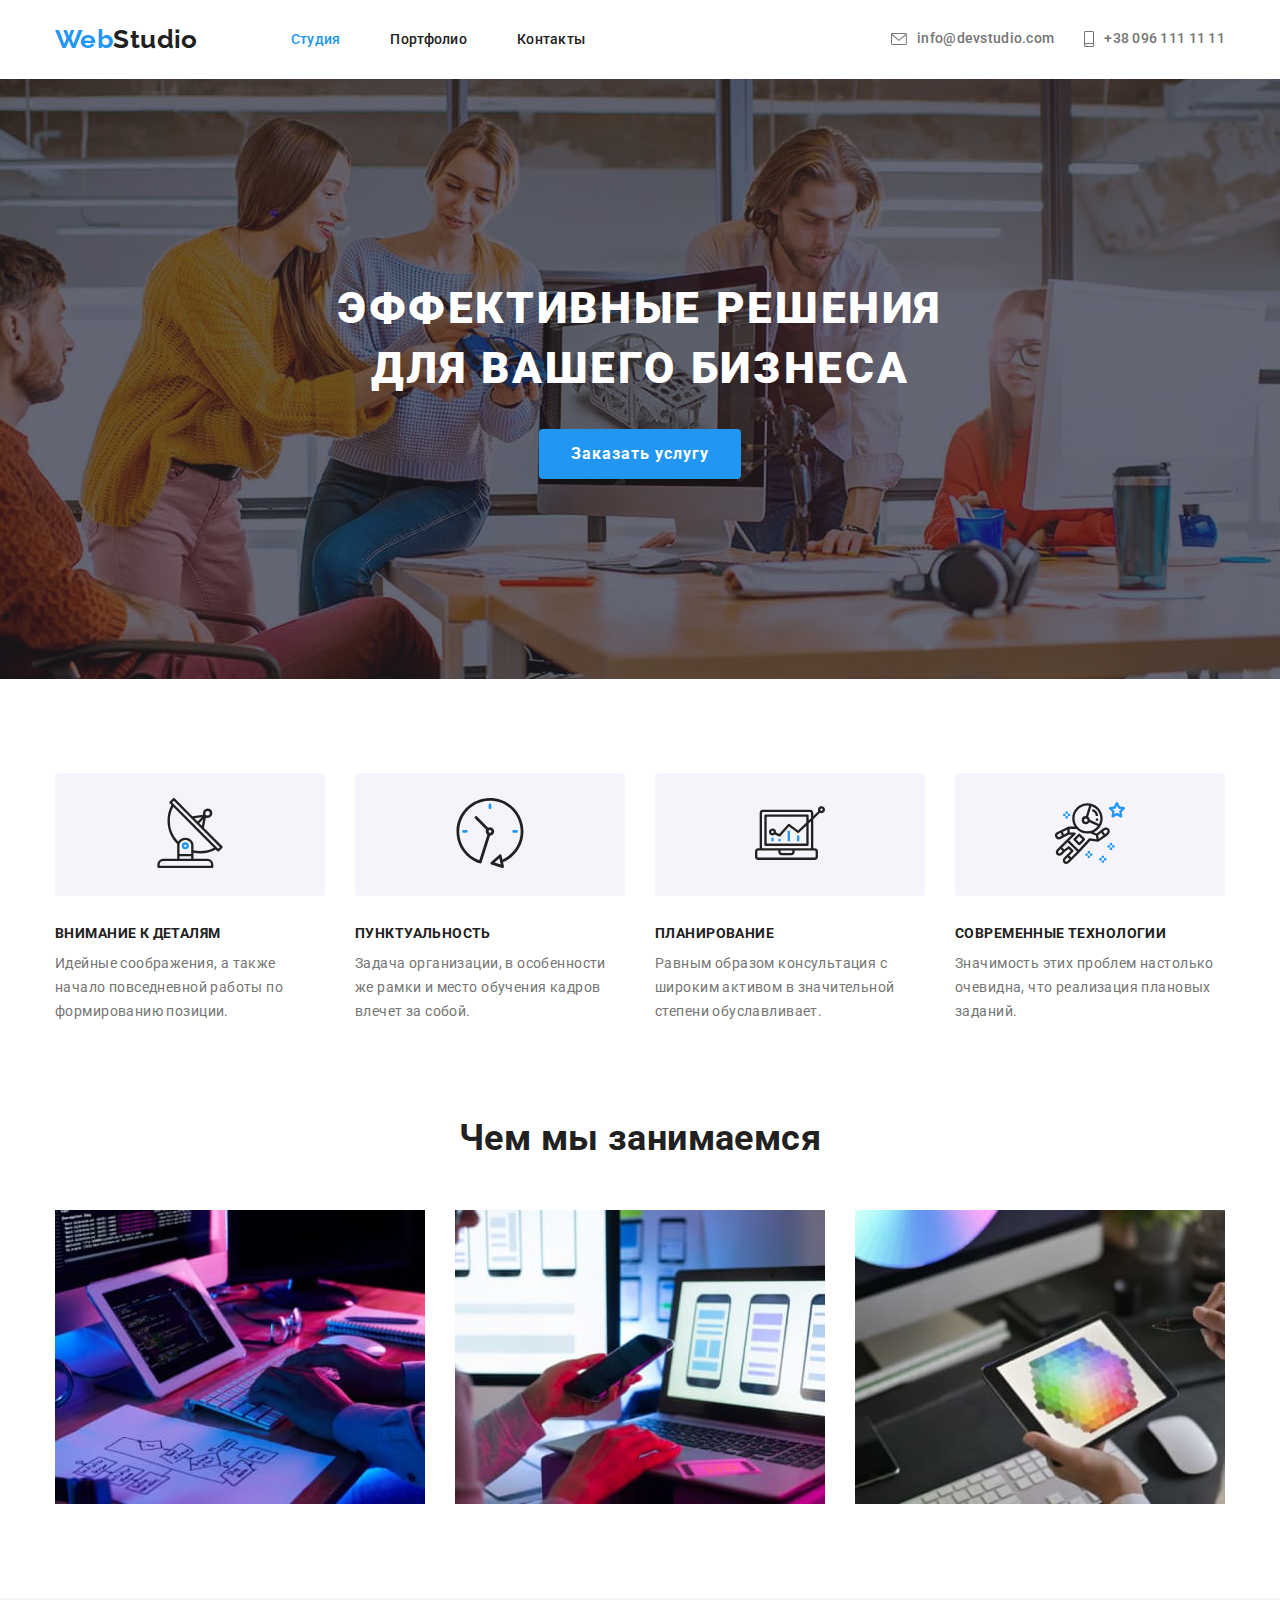
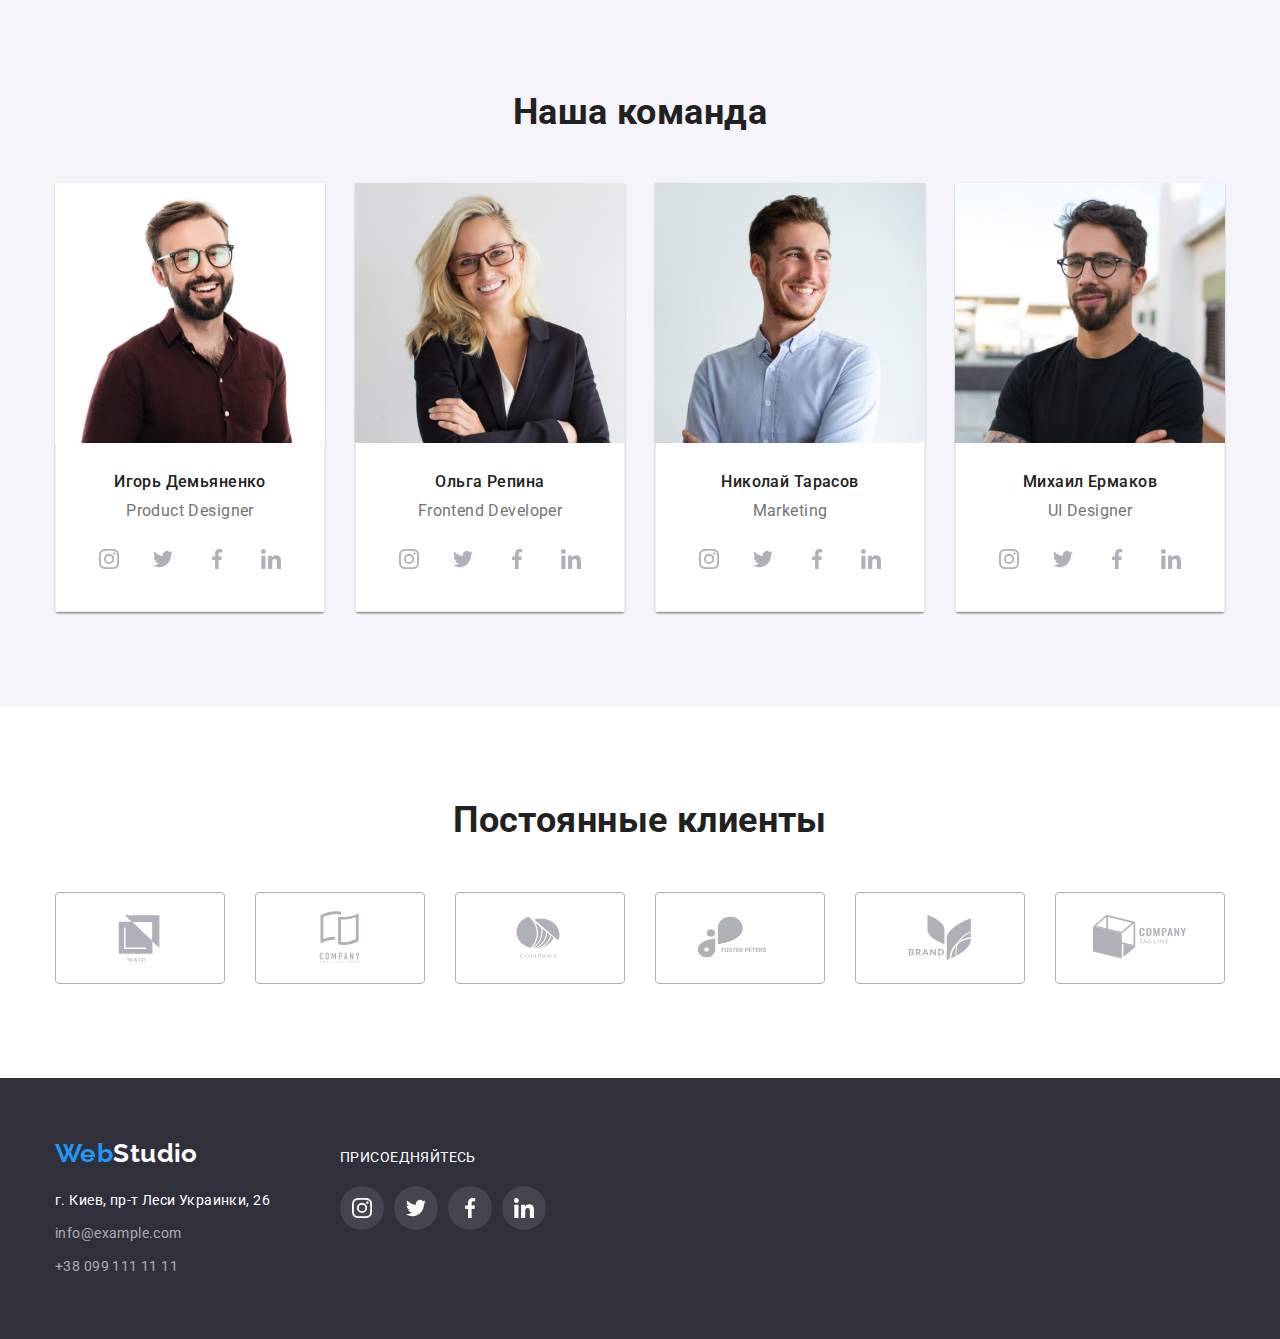
<file: index.html>
<!DOCTYPE html>
<html lang="ru">
  <head>
    <meta charset="UTF-8" />
    <meta http-equiv="X-UA-Compatible" content="IE=edge" />
    <meta name="viewport" content="width=device-width, initial-scale=1.0" />
    <title>Studio</title>
    <link
      href="https://fonts.googleapis.com/css2?family=Raleway:wght@700&family=Roboto:wght@400;500;700;900&display=swap"
      rel="stylesheet"
    />
    <link rel="preconnect" href="https://fonts.googleapis.com" />
    <link rel="preconnect" href="https://fonts.gstatic.com" crossorigin />
    <!-- Сначала нормализатор -->
    <link
      rel="stylesheet"
      href="https://cdnjs.cloudflare.com/ajax/libs/modern-normalize/1.1.0/modern-normalize.min.css"
    />
    <!-- Потом пользовательсткие стили -->
    <link rel="stylesheet" href="./css/styles.css" />
  </head>

  <body>
    <!-- Header -->

    <header class="header">
      <div class="intro container">
        <nav class="nav">
          <a class="studio-logo link" href="./index.html"
            ><span class="web-effect">Web</span>Studio</a
          >
          <ul class="list-nav">
            <li class="item-nav">
              <a class="studio-nav link current" href="./index.html">Студия</a>
            </li>

            <li class="item-nav">
              <a class="studio-nav link" href="./portfolio.html">Портфолио</a>
            </li>
            <li class="item-nav"><a class="studio-nav link" href="">Контакты</a></li>
          </ul>
        </nav>

        <ul class="list contacts">
          <li class="item contacts">
            <a href="mailto:info@devstudio.com" class="link contacts pseudo">
              <svg class="link-icon envlp" width="16px" height="12px">
                <use href="./images/svg/webstudio-icons-optimized.svg#icon-envelope"></use></svg
              >info@devstudio.com
            </a>
          </li>

          <li class="item contacts">
            <a href="tel:+380961111111" class="link contacts pseudo">
              <svg class="link-icon smrtphone" width="10px" height="16px">
                <use href="./images/svg/webstudio-icons-optimized.svg#icon-smartphone"></use></svg
              >+38 096 111 11 11
            </a>
          </li>
        </ul>
      </div>
    </header>

    <main>
      <!-- Principal Section - Hero -->

      <section class="principal-section overlay">
        <div class="container">
          <!--Рекламный баннер и афиша (блок-герой)-->
          <h1 class="principal-section-title">
            Эффективные решения <br />
            для вашего бизнеса <br />
          </h1>
          <button class="order-button" type="button">Заказать услугу</button>
        </div>
      </section>

      <!-- Features - Преимущества -->

      <section class="section features">
        <div class="container upper">
          <h2 class="section-title visually-hidden">Наши преимущества</h2>
          <ul class="features list">
            <li class="item antenna">
              <div class="container-features">
                <svg class="icon-feat">
                  <use href="./images/svg/webstudio-icons-optimized.svg#icon-antenna"></use>
                </svg>
              </div>
              <h3 class="title">Внимание к деталям</h3>
              <p class="features-p-style">
                Идейные соображения, а также начало повседневной работы по формированию позиции.
              </p>
            </li>
            <li class="item clock">
              <div class="container-features">
                <svg class="icon-feat">
                  <use href="./images/svg/webstudio-icons-optimized.svg#icon-clock"></use>
                </svg>
              </div>
              <h3 class="title">Пунктуальность</h3>
              <p class="features-p-style">
                Задача организации, в особенности же рамки и место обучения кадров влечет за собой.
              </p>
            </li>
            <li class="item diagram">
              <div class="container-features">
                <svg class="icon-feat">
                  <use href="./images/svg/webstudio-icons-optimized.svg#icon-diagram"></use>
                </svg>
              </div>
              <h3 class="title">Планирование</h3>
              <p class="features-p-style">
                Равным образом консультация с широким активом в значительной степени обуславливает.
              </p>
            </li>
            <li class="item astronaut">
              <div class="container-features">
                <svg class="icon-feat">
                  <use href="./images/svg/webstudio-icons-optimized.svg#icon-astronaut"></use>
                </svg>
              </div>
              <h3 class="title">Современные технологии</h3>
              <p class="features-p-style">
                Значимость этих проблем настолько очевидна, что реализация плановых заданий.
              </p>
            </li>
          </ul>
        </div>
      </section>

      <!-- Prifile -->

      <section class="profile">
        <div class="tools container lower">
          <h2 class="section-title">Чем мы занимаемся</h2>

          <ul class="list">
            <li class="item">
              <img src="images/examples/img1.jpg" alt="Picture 1" width="370" />
            </li>

            <li class="item">
              <img src="images/examples/img2.jpg" alt="Picture 2" width="370" />
            </li>

            <li class="item">
              <img src="images/examples/img3.jpg" alt="Picture 3" width="370" />
            </li>
          </ul>
        </div>
      </section>

      <!-- Our Team -->

      <section class="section team">
        <div class="container">
          <h2 class="section-title">Наша команда</h2>

          <ul class="team list">
            <li class="item">
              <img src="images/staff/staff1.jpg" alt="Product Designer" width="270" />
              <div class="card-label">
                <h3 class="title">Игорь Демьяненко</h3>
                <p class="team-unit">Product Designer</p>
                <ul class="list social-netwrk">
                  <li class="item social-netwrk">
                    <a
                      href="https://www.instagram.com"
                      class="link social-netwrk"
                      aria-label="Instagram"
                    >
                      <span class="visually-hidden">Instagram</span>
                      <svg class="link-icon inst">
                        <use href="./images/svg/webstudio-icons-optimized.svg#icon-instagram"></use>
                      </svg>
                    </a>
                  </li>

                  <li class="item social-netwrk">
                    <a href="https://twitter.com" class="link social-netwrk" aria-label="Instagram">
                      <span class="visually-hidden">Twitter</span>
                      <svg class="link-icon twtr">
                        <use href="./images/svg/webstudio-icons-optimized.svg#icon-twitter"></use>
                      </svg>
                    </a>
                  </li>

                  <li class="item social-netwrk">
                    <a
                      href="https://www.facebook.com"
                      class="link social-netwrk"
                      aria-label="Instagram"
                    >
                      <span class="visually-hidden">Facebook</span>
                      <svg class="link-icon fb">
                        <use href="./images/svg/webstudio-icons-optimized.svg#icon-facebook"></use>
                      </svg>
                    </a>
                  </li>

                  <li class="item social-netwrk">
                    <a
                      href="https://www.linkedin.com"
                      class="link social-netwrk"
                      aria-label="Instagram"
                    >
                      <span class="visually-hidden">LinkedIn</span>
                      <svg class="link-icon lnkdin">
                        <use href="./images/svg/webstudio-icons-optimized.svg#icon-linkedin"></use>
                      </svg>
                    </a>
                  </li>
                </ul>
              </div>
            </li>

            <li class="item">
              <img src="images/staff/staff2.jpg" alt="Frontend Developer" width="270" />
              <div class="card-label">
                <h3 class="title">Ольга Репина</h3>
                <p class="team-unit">Frontend Developer</p>
                <ul class="list social-netwrk">
                  <li class="item social-netwrk">
                    <a
                      href="https://www.instagram.com"
                      class="link social-netwrk"
                      aria-label="Instagram"
                    >
                      <span class="visually-hidden">Instagram</span>
                      <svg class="link-icon inst">
                        <use href="./images/svg/webstudio-icons-optimized.svg#icon-instagram"></use>
                      </svg>
                    </a>
                  </li>

                  <li class="item social-netwrk">
                    <a href="https://twitter.com" class="link social-netwrk" aria-label="Instagram">
                      <span class="visually-hidden">Twitter</span>
                      <svg class="link-icon twtr">
                        <use href="./images/svg/webstudio-icons-optimized.svg#icon-twitter"></use>
                      </svg>
                    </a>
                  </li>

                  <li class="item social-netwrk">
                    <a
                      href="https://www.facebook.com"
                      class="link social-netwrk"
                      aria-label="Instagram"
                    >
                      <span class="visually-hidden">Faceook</span>
                      <svg class="link-icon fb">
                        <use href="./images/svg/webstudio-icons-optimized.svg#icon-facebook"></use>
                      </svg>
                    </a>
                  </li>

                  <li class="item social-netwrk">
                    <a
                      href="https://www.linkedin.com"
                      class="link social-netwrk"
                      aria-label="Instagram"
                    >
                      <span class="visually-hidden">LinkedIn</span>
                      <svg class="link-icon lnkdin">
                        <use href="./images/svg/webstudio-icons-optimized.svg#icon-linkedin"></use>
                      </svg>
                    </a>
                  </li>
                </ul>
              </div>
            </li>

            <li class="item">
              <img src="images/staff/staff3.jpg" alt="Marketing" width="270" />
              <div class="card-label">
                <h3 class="title">Николай Тарасов</h3>
                <p class="team-unit">Marketing</p>
                <ul class="list social-netwrk">
                  <li class="item social-netwrk">
                    <a
                      href="https://www.instagram.com"
                      class="link social-netwrk"
                      aria-label="Instagram"
                    >
                      <span class="visually-hidden">Instagram</span>
                      <svg class="link-icon inst">
                        <use href="./images/svg/webstudio-icons-optimized.svg#icon-instagram"></use>
                      </svg>
                    </a>
                  </li>

                  <li class="item social-netwrk">
                    <a href="https://twitter.com" class="link social-netwrk" aria-label="Instagram">
                      <span class="visually-hidden">Twitter</span>
                      <svg class="link-icon twtr">
                        <use href="./images/svg/webstudio-icons-optimized.svg#icon-twitter"></use>
                      </svg>
                    </a>
                  </li>

                  <li class="item social-netwrk">
                    <a
                      href="https://www.facebook.com"
                      class="link social-netwrk"
                      aria-label="Instagram"
                    >
                      <span class="visually-hidden">Faceook</span>
                      <svg class="link-icon fb">
                        <use href="./images/svg/webstudio-icons-optimized.svg#icon-facebook"></use>
                      </svg>
                    </a>
                  </li>

                  <li class="item social-netwrk">
                    <a
                      href="https://www.linkedin.com"
                      class="link social-netwrk"
                      aria-label="Instagram"
                    >
                      <span class="visually-hidden">LinkedIn</span>
                      <svg class="link-icon lnkdin">
                        <use href="./images/svg/webstudio-icons-optimized.svg#icon-linkedin"></use>
                      </svg>
                    </a>
                  </li>
                </ul>
              </div>
            </li>

            <li class="item">
              <img src="images/staff/staff4.jpg" alt="UI Designer" width="270" />
              <div class="card-label">
                <h3 class="title">Михаил Ермаков</h3>
                <p class="team-unit">UI Designer</p>
                <ul class="list social-netwrk">
                  <li class="item social-netwrk">
                    <a
                      href="https://www.instagram.com"
                      class="link social-netwrk"
                      aria-label="Instagram"
                    >
                      <span class="visually-hidden">Instagram</span>
                      <svg class="link-icon inst">
                        <use href="./images/svg/webstudio-icons-optimized.svg#icon-instagram"></use>
                      </svg>
                    </a>
                  </li>

                  <li class="item social-netwrk">
                    <a href="https://twitter.com" class="link social-netwrk" aria-label="Instagram">
                      <span class="visually-hidden">Twitter</span>
                      <svg class="link-icon twtr">
                        <use href="./images/svg/webstudio-icons-optimized.svg#icon-twitter"></use>
                      </svg>
                    </a>
                  </li>

                  <li class="item social-netwrk">
                    <a
                      href="https://www.facebook.com"
                      class="link social-netwrk"
                      aria-label="Instagram"
                    >
                      <span class="visually-hidden">Faceook</span>
                      <svg class="link-icon fb">
                        <use href="./images/svg/webstudio-icons-optimized.svg#icon-facebook"></use>
                      </svg>
                    </a>
                  </li>

                  <li class="item social-netwrk">
                    <a
                      href="https://www.linkedin.com"
                      class="link social-netwrk"
                      aria-label="Instagram"
                    >
                      <span class="visually-hidden">LinkedIn</span>
                      <svg class="link-icon lnkdin">
                        <use href="./images/svg/webstudio-icons-optimized.svg#icon-linkedin"></use>
                      </svg>
                    </a>
                  </li>
                </ul>
              </div>
            </li>
          </ul>
        </div>
      </section>

      <!-- Our Clients -->

      <section class="section clients">
        <div class="container">
          <h2 class="section-title">Постоянные клиенты</h2>
          <ul class="clients list">
            <li class="item">
              <a href="" class="clients-link" aria-label="Ya-And-Co">
                <span class="visually-hidden">Ya-And-Co</span>
                <svg class="clients link-icon">
                  <use href="./images/svg/webstudio-icons-optimized.svg#icon-ya-and-co"></use>
                </svg>
              </a>
            </li>
            <li class="item">
              <a href="" class="clients-link" aria-label="Company-Tag-Line-Here">
                <span class="visually-hidden">Company-Tag-Line-Here</span>
                <svg class="clients link-icon">
                  <use
                    href="./images/svg/webstudio-icons-optimized.svg#icon-company-tag-line-here"
                  ></use>
                </svg>
              </a>
            </li>
            <li class="item">
              <a href="" class="clients-link" aria-label="Company">
                <span class="visually-hidden">Company</span>
                <svg class="clients link-icon">
                  <use href="./images/svg/webstudio-icons-optimized.svg#icon-company"></use>
                </svg>
              </a>
            </li>
            <li class="item">
              <a href="" class="clients-link" aria-label="Fosters-Peters">
                <span class="visually-hidden">Fosters-Peters</span>
                <svg class="clients link-icon">
                  <use href="./images/svg/webstudio-icons-optimized.svg#icon-fosters-peters"></use>
                </svg>
              </a>
            </li>
            <li class="item">
              <a href="" class="clients-link" aria-label="Brand">
                <span class="visually-hidden">Brand</span>
                <svg class="clients link-icon">
                  <use href="./images/svg/webstudio-icons-optimized.svg#icon-brand"></use>
                </svg>
              </a>
            </li>
            <li class="item">
              <a href="" class="clients-link" aria-label="Company-Tag-Line">
                <span class="visually-hidden">Company-Tag-Line</span>
                <svg class="clients link-icon">
                  <use
                    href="./images/svg/webstudio-icons-optimized.svg#icon-company-tag-line"
                  ></use>
                </svg>
              </a>
            </li>
          </ul>
        </div>
      </section>
    </main>

    <!-- Footer -->

    <footer class="footer">
      <div class="common container">
        <div class="address">
          <a class="studio-logo link" href="./index.html"
            ><span class="web-effect">Web</span>Studio</a
          >
          <address class="footer-address">
            <ul class="list">
              <li class="address-item">
                <a
                  class="studio-address link"
                  href="https://www.google.com/maps/place/бул.+Леси+Украинки,+26,+Киев,+02000"
                  target="_blank"
                  rel="noopener nofollow noreferrer"
                  >г. Киев, пр-т Леси Украинки, 26</a
                >
              </li>
              <li class="address-item">
                <a class="studio-contacts link" href="mailto:info@example.com">info@example.com</a>
              </li>
              <li class="address-item">
                <a class="studio-contacts link" href="tel:+380991111111">+38 099 111 11 11</a>
              </li>
            </ul>
          </address>
        </div>

        <div class="follow">
          <p class="follow-us">присоедняйтесь</p>
          <ul class="list social-netwrk">
            <li class="item social-netwrk">
              <a href="https://www.instagram.com" class="link social-netwrk">
                <svg class="link-icon inst">
                  <use href="./images/svg/webstudio-icons-optimized.svg#icon-instagram"></use>
                </svg>
              </a>
            </li>

            <li class="item social-netwrk">
              <a href="https://twitter.com" class="link social-netwrk">
                <svg class="link-icon twtr">
                  <use href="./images/svg/webstudio-icons-optimized.svg#icon-twitter"></use>
                </svg>
              </a>
            </li>

            <li class="item social-netwrk">
              <a href="https://www.facebook.com" class="link social-netwrk">
                <svg class="link-icon fb">
                  <use href="./images/svg/webstudio-icons-optimized.svg#icon-facebook"></use>
                </svg>
              </a>
            </li>

            <li class="item social-netwrk">
              <a href="https://www.linkedin.com" class="link social-netwrk">
                <svg class="link-icon lnkdin">
                  <use href="./images/svg/webstudio-icons-optimized.svg#icon-linkedin"></use>
                </svg>
              </a>
            </li>
          </ul>
        </div>
      </div>
    </footer>
  </body>
</html>
</file>
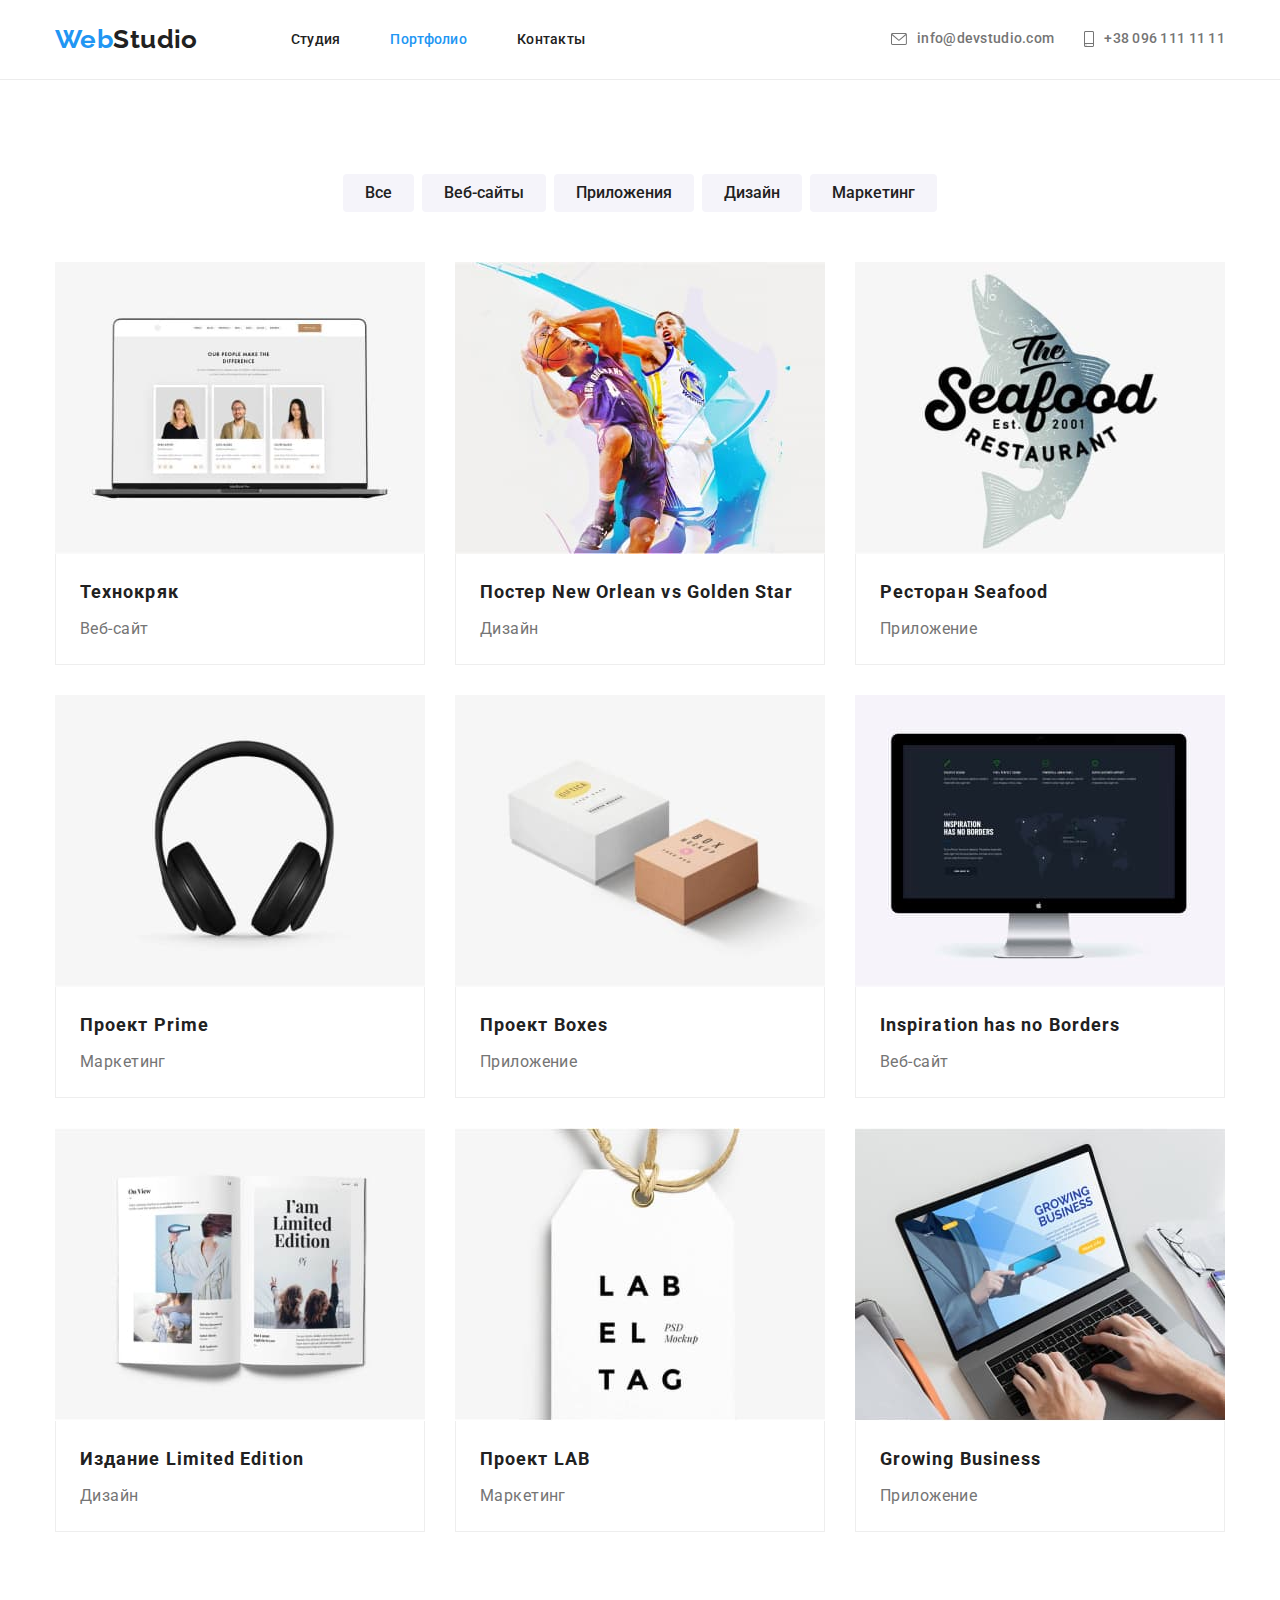
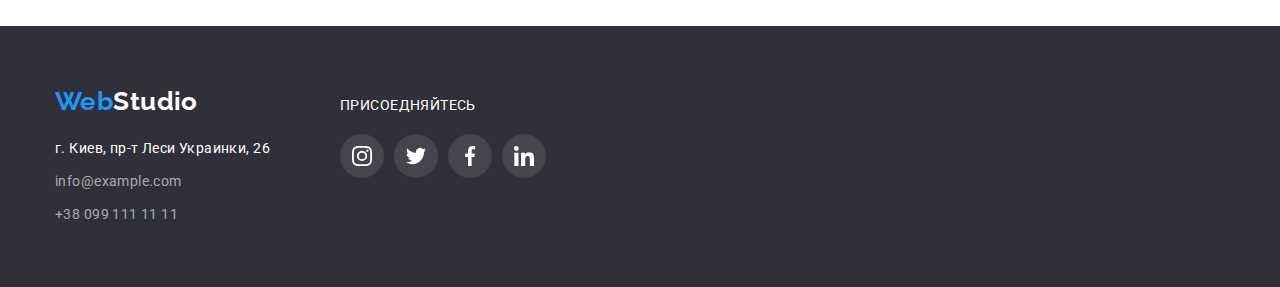
<file: portfolio.html>
<!DOCTYPE html>
<html lang="en">
  <head>
    <meta charset="UTF-8" />
    <meta http-equiv="X-UA-Compatible" content="IE=edge" />
    <meta name="viewport" content="width=device-width, initial-scale=1.0" />
    <title>Portfolio</title>
    <link
      href="https://fonts.googleapis.com/css2?family=Raleway:wght@700&family=Roboto:wght@400;500;700;900&display=swap"
      rel="stylesheet"
    />
    <link rel="preconnect" href="https://fonts.googleapis.com" />
    <link rel="preconnect" href="https://fonts.gstatic.com" crossorigin />
    <!-- Сначала нормализатор -->
    <link
      rel="stylesheet"
      href="https://cdnjs.cloudflare.com/ajax/libs/modern-normalize/1.1.0/modern-normalize.min.css"
    />
    <!-- Потом пользовательсткие стили -->
    <link rel="stylesheet" href="./css/styles.css" />
  </head>

  <body>
    <header class="header brd">
      <div class="intro container">
        <nav class="nav">
          <a class="studio-logo link" href="./index.html"
            ><span class="web-effect">Web</span>Studio</a
          >
          <ul class="list-nav">
            <li class="item-nav">
              <a class="studio-nav link" href="./index.html">Студия</a>
            </li>

            <li class="item-nav">
              <a class="studio-nav link current" href="./portfolio.html">Портфолио</a>
            </li>
            <li class="item-nav"><a class="studio-nav link" href="">Контакты</a></li>
          </ul>
        </nav>

        <ul class="list contacts">
          <li class="item contacts">
            <a href="mailto:info@devstudio.com" class="link contacts pseudo">
              <svg class="link-icon envlp" width="16px" height="12px">
                <use href="./images/svg/webstudio-icons-optimized.svg#icon-envelope"></use></svg
              >info@devstudio.com
            </a>
          </li>

          <li class="item contacts">
            <a href="tel:+380961111111" class="link contacts pseudo">
              <svg class="link-icon smrtphone" width="10px" height="16px">
                <use href="./images/svg/webstudio-icons-optimized.svg#icon-smartphone"></use></svg
              >+38 096 111 11 11
            </a>
          </li>
        </ul>
      </div>
    </header>

    <main>
      <section class="portfolio">
        <div class="container">
          <h1 class="portfolio-title visually-hidden">Projects filter</h1>

          <ul class="projects-filter list">
            <!--Projects Filter-->

            <li class="filter-item">
              <button class="filter-button" type="button">Все</button>
            </li>

            <li class="filter-item">
              <button class="filter-button" type="button">Веб-сайты</button>
            </li>

            <li class="filter-item">
              <button class="filter-button" type="button">Приложения</button>
            </li>

            <li class="filter-item">
              <button class="filter-button" type="button">Дизайн</button>
            </li>

            <li class="filter-item">
              <button class="filter-button" type="button">Маркетинг</button>
            </li>
          </ul>

          <ul class="projects list">
            <!--Projects Portfolio Titles-->

            <li class="item">
              <a href="" class="project-card link">
                <img src="./images/projects-links/proj1.jpg" alt="Технокряк" width="370" />
                <div class="card-label">
                  <h2 class="title">Технокряк</h2>
                  <p class="project-unit">Веб-сайт</p>
                </div>
              </a>
            </li>

            <li class="item">
              <a class="project-card link" href="">
                <img
                  src="./images/projects-links/proj2.jpg"
                  alt="Постер New Orlean vs Golden Star"
                  width="370"
                />
                <div class="card-label">
                  <h2 class="title">Постер New Orlean vs Golden Star</h2>
                  <p class="project-unit">Дизайн</p>
                </div>
              </a>
            </li>

            <li class="item">
              <a class="project-card link" href="">
                <img src="./images/projects-links/proj3.jpg" alt="Ресторан Seafood" width="370" />
                <div class="card-label">
                  <h2 class="title">Ресторан Seafood</h2>
                  <p class="project-unit">Приложение</p>
                </div>
              </a>
            </li>

            <li class="item">
              <a class="project-card link" href=""
                ><img src="./images/projects-links/proj4.jpg" alt="Проект Prime" width="370" />
                <div class="card-label">
                  <h2 class="title">Проект Prime</h2>
                  <p class="project-unit">Маркетинг</p>
                </div>
              </a>
            </li>

            <li class="item">
              <a class="project-card link" href=""
                ><img src="./images/projects-links/proj5.jpg" alt="Проект Boxes" width="370" />
                <div class="card-label">
                  <h2 class="title">Проект Boxes</h2>
                  <p class="project-unit">Приложение</p>
                </div>
              </a>
            </li>

            <li class="item">
              <a class="project-card link" href="">
                <img
                  src="./images/projects-links/proj6.jpg"
                  alt="Inspiration has no Borders"
                  width="370"
                />
                <div class="card-label">
                  <h2 class="title">Inspiration has no Borders</h2>
                  <p class="project-unit">Веб-сайт</p>
                </div>
              </a>
            </li>

            <li class="item">
              <a class="project-card link" href="">
                <img
                  src="./images/projects-links/proj7.jpg"
                  alt="Издание Limited Edition"
                  width="370"
                />
                <div class="card-label">
                  <h2 class="title">Издание Limited Edition</h2>
                  <p class="project-unit">Дизайн</p>
                </div>
              </a>
            </li>

            <li class="item">
              <a class="project-card link" href=""
                ><img src="./images/projects-links/proj8.jpg" alt="Проект LAB" width="370" />
                <div class="card-label">
                  <h2 class="title">Проект LAB</h2>
                  <p class="project-unit">Маркетинг</p>
                </div>
              </a>
            </li>

            <li class="item">
              <a class="project-card link" href="">
                <img src="./images/projects-links/proj9.jpg" alt="Growing Business" width="370" />
                <div class="card-label">
                  <h2 class="title">Growing Business</h2>
                  <p class="project-unit">Приложение</p>
                </div>
              </a>
            </li>
          </ul>
        </div>
      </section>
    </main>

    <footer class="footer">
      <!--Футер - Наши контакты-->
      <div class="common container">
        <div class="address">
          <a class="studio-logo link" href="./index.html"
            ><span class="web-effect">Web</span>Studio</a
          >
          <address class="footer-address">
            <ul class="list">
              <li class="address-item">
                <a
                  class="studio-address link"
                  href="https://www.google.com/maps/place/бул.+Леси+Украинки,+26,+Киев,+02000"
                  target="_blank"
                  rel="noopener nofollow noreferrer"
                  >г. Киев, пр-т Леси Украинки, 26</a
                >
              </li>
              <li class="address-item">
                <a class="studio-contacts link" href="mailto:info@example.com">info@example.com</a>
              </li>
              <li class="address-item">
                <a class="studio-contacts link" href="tel:+380991111111">+38 099 111 11 11</a>
              </li>
            </ul>
          </address>
        </div>

        <div class="follow">
          <p class="follow-us">присоедняйтесь</p>
          <ul class="list social-netwrk">
            <li class="item social-netwrk">
              <a href="https://www.instagram.com" class="link social-netwrk">
                <svg class="link-icon inst">
                  <use href="./images/svg/webstudio-icons-optimized.svg#icon-instagram"></use>
                </svg>
              </a>
            </li>

            <li class="item social-netwrk">
              <a href="https://twitter.com" class="link social-netwrk">
                <svg class="link-icon twtr">
                  <use href="./images/svg/webstudio-icons-optimized.svg#icon-twitter"></use>
                </svg>
              </a>
            </li>

            <li class="item social-netwrk">
              <a href="https://www.facebook.com" class="link social-netwrk">
                <svg class="link-icon fb">
                  <use href="./images/svg/webstudio-icons-optimized.svg#icon-facebook"></use>
                </svg>
              </a>
            </li>

            <li class="item social-netwrk">
              <a href="https://www.linkedin.com" class="link social-netwrk">
                <svg class="link-icon lnkdin">
                  <use href="./images/svg/webstudio-icons-optimized.svg#icon-linkedin"></use>
                </svg>
              </a>
            </li>
          </ul>
        </div>
      </div>
    </footer>
  </body>
</html>
</file>
<file: css/styles.css>
/* Цвет основного текста: #757575 */
/* Цвет титулов: #212121 */
/* Акцент: #2196F3 */
/* Цвет адрессных ссылок: #FFFFFF99 */
/* Основной цвет фона: #FFFFFF */
/* Цвет фона вторичный: #F5F4FA */
/* Минорный цвет фона: #EEEEEE */
/* Цвет фона Hero */
/* Белый: rgba(255, 255, 255, 1) */
/* Цвет фона Footer #2F303A */
/* Цвет рамки хедера #ECECEC */
/* Цвет иконок #AFB1B8 */

:root {
  --primary-text-color: #757575;
  --title-text-color: #212121;
  --accent-color: #2196f3;
  --addres-links-color: #ffffff99;
  --basic-backgroud-color: #ffffff;
  --background-color: #f5f4fa;
  --minor-bgc: #eeeeee;
  --hero-bgc: #2f303a;
  --footer-bgc: #2f303a;
  --white-color: #fff;
  --black-color: #212121;
  --header-border-color: #ececec;
  --portfolio-card-box-nmbr-row: 3;
  --item-gap: 30px;
  --item-border-size: 1px;
  --card-shadow: 0px 1px 1px rgba(0, 0, 0, 0.12), 0px 4px 4px rgba(0, 0, 0, 0.06),
    1px 4px 6px rgba(0, 0, 0, 0.16);
  --team-list-item-shadow: 0px 1px 3px rgba(0, 0, 0, 0.12), 0px 1px 1px rgba(0, 0, 0, 0.14),
    0px 2px 1px rgba(0, 0, 0, 0.2);
  --team-item-n-row: 4;
  --icon-color: #afb1b8;
}
/* html {
  box-sizing: border-box;
}
*,
::before,
::after {
  box-sizing: inherit;
} */
/* Для элемента <body> задано свойство font-family с доминантным на макете шрифтом Roboto. */
body {
  font-family: 'Roboto', 'Tahoma', sans-serif;
  font-style: normal;
  font-size: 14px;
  letter-spacing: 0.03em;
  color: var(--primary-text-color);
  background-color: var(--basic-backgroud-color);
}
h1,
h2,
h3,
h4,
h5,
h6,
p,
ul {
  margin: 0;
}
h1 {
  margin-bottom: 30px;
}
img {
  display: block;
  max-width: 100%;
  height: auto;
  margin: 0;
}
address {
  font-style: normal;
}
.list {
  list-style: none;
  padding: 0;
  margin: 0;
  display: flex;
}
.link {
  text-decoration: none;
}
.container {
  width: 1200px;
  padding-left: 15px;
  padding-right: 15px;
  margin-left: auto;
  margin-right: auto;
}
.title {
  padding: 0;
  margin: 0;
}
.section-title {
  padding: 0;
  margin: 0;
}
.visually-hidden {
  position: absolute;
  width: 1px;
  height: 1px;
  margin: -1px;
  border: 0;
  padding: 0;
  white-space: nowrap;
  clip-path: inset(100%);
  clip: rect(0 0 0 0);
  overflow: hidden;
}

/* Header */

.brd {
  border-bottom: 1px solid var(--header-border-color);
}
.header {
  padding-top: 24px;
  padding-bottom: 24px;
}
.studio-logo {
  color: var(--black-color);
  font-family: 'Raleway';
  font-style: normal;
  font-weight: 700;
  font-size: 26px;
  line-height: 1.19;
}
.web-effect {
  color: var(--accent-color);
}
.nav {
  display: flex;
}
.nav .list-nav {
  list-style: none;
  display: flex;
  align-items: center;
  margin-left: 93px;
  padding: 0;
}
.studio-nav {
  color: var(--title-text-color);
  font-weight: 500;
  line-height: 1.14;
  letter-spacing: 0.02em;
}
.studio-nav:hover,
.studio-nav:focus {
  color: var(--accent-color);
}
.studio-nav.current {
  color: var(--accent-color);
}
.nav .item-nav:not(:last-child) {
  margin-right: 50px;
}
.intro.container {
  display: flex;
  align-items: center;
}
.list.contacts {
  display: flex;
  flex-wrap: nowrap;
  width: fit-content;
  margin-left: auto;
}
.list.contacts > .item:not(:last-child) {
  margin-right: 30px;
}
.list.contacts .link {
  display: flex;
  padding: 0;
  align-items: center;
}
.contacts.pseudo {
  color: var(--primary-text-color);
  font-style: normal;
  font-weight: 500;
  line-height: 1.14;
  letter-spacing: 0.02em;
}
.item.contacts .link-icon {
  margin-right: 10px;
  fill: currentColor;
}
.contacts.pseudo:hover,
.contacts.pseudo:focus {
  color: var(--accent-color);
  fill: var(--accent-color);
}

/* Principal section - Hero */

.principal-section-title {
  font-weight: 900;
  font-size: 44px;
  line-height: 1.36;
  letter-spacing: 0.06em;
  text-transform: uppercase;
  color: var(--white-color);
}
.order-button {
  background: var(--accent-color);
  font-family: inherit;
  font-style: normal;
  font-weight: 700;
  font-size: 16px;
  line-height: 1.88;
  letter-spacing: 0.06em;
  color: var(--white-color);
  box-shadow: 0px 4px 4px rgba(0, 0, 0, 0.15);
  cursor: pointer;

  align-items: center;
  text-align: center;
  display: inline-block;
  border: none;
  border-radius: 4px;
  padding: 10px 32px;
}
.principal-section {
  padding: 200px 0px;
}
.overlay {
  background-color: var(--hero-bgc);
  max-width: 1600px;
  min-height: 600px;
  margin-left: auto;
  margin-right: auto;

  background-image: linear-gradient(to right, rgba(47, 48, 58, 0.4), rgba(47, 48, 58, 0.4)),
    url('../images/banner/Img.jpg');
  background-size: cover;
  background-repeat: no-repeat;
  background-position: center;
}
.principal-section .container {
  text-align: center;
}

/* Features - Наши преимущества*/

.section.features {
  padding-top: 94px;
  padding-bottom: 94px;
}
.section-title {
  font-weight: 700;
  font-size: 36px;
  line-height: 1.16;
  color: var(--title-text-color);
}
.section-title.visually-hidden,
.portfolio-title.visually-hidden {
  position: absolute;
  width: 1px;
  height: 1px;
  margin: -1px;
  border: 0;
  padding: 0;
  white-space: nowrap;
  clip-path: inset(100%);
  clip: rect(0 0 0 0);
  overflow: hidden;
}
.features .title {
  font-weight: 700;
  font-size: 14px;
  line-height: 1.14;
  text-transform: uppercase;
  color: var(--title-text-color);
}
.features-p-style {
  line-height: 1.71;
  padding: 0;
  margin: 0;
}
.features.list {
  display: flex;
  flex-wrap: wrap;
}
.features.list > .item {
  flex-basis: calc((100% - 90px) / 4);
  height: 251px;
}
.features.list > .item:not(:last-child) {
  margin-right: var(--item-gap);
}
.container-features {
  display: inline-block;
  padding: 25px 100px;
  margin-bottom: 30px;
  background-color: var(--background-color);
  border-radius: 4px;
}
.features .icon-feat {
  width: 70px;
  height: 70px;
}

/* Tools */

.profile {
  padding-bottom: 94px;
}
.profile .section-title {
  margin-bottom: 50px;
  text-align: center;
}
.tools .list {
  display: flex;
  flex-wrap: wrap;
}
.tools .list .item {
  width: calc((100% - 60px) / 3);
  margin-right: 30px;
  margin-bottom: 0;
}
.tools .list .item:nth-child(3n) {
  margin-right: 0;
}
.features.list .title {
  margin-bottom: 10px;
}

/* Our Team */

.section.team {
  background-color: var(--background-color);
}
.team .title {
  font-weight: 500;
  font-size: 16px;
  line-height: 1.18;
  color: var(--title-text-color);
}
.team.list > .item {
  background: var(--basic-backgroud-color);
}
.team-unit {
  font-size: 16px;
  line-height: 1.18;
  padding: 0;
  margin: 0px 0px 16px 0px;
}
.section.team {
  padding-top: 94px;
  padding-bottom: 94px;
}
.section.team .section-title {
  text-align: center;
}
.section.team .section-title {
  margin-bottom: 50px;
}
.team .card-label {
  padding-top: 30px;
  padding-bottom: 30px;
}
.team.list {
  display: flex;
  flex-wrap: wrap;
  padding: 0;
}
.team.list > .item {
  box-shadow: var(--team-list-item-shadow);
  border-radius: 0px 0px 4px 4px;
  text-align: center;
}
.team.list > .item:not(:last-child) {
  margin-right: var(--item-gap);
}
.team .title {
  margin-bottom: 10px;
}
.team .card-label {
  display: grid;
  justify-content: center;
}
.team-unit {
  margin-bottom: 16px;
}
.list.social-netwrk {
  display: flex;
  padding: 0;
  width: fit-content;
  height: 44px;
}
.social-netwrk .link-icon {
  width: 20px;
  height: 20px;
}
.item.social-netwrk:not(:last-of-type) {
  margin-right: 10px;
}
.link.social-netwrk {
  display: flex;
  justify-content: center;
  align-items: center;
  width: 44px;
  height: 44px;
  border-radius: 50%;
  color: var(--icon-color);
  fill: currentColor;
}
.link.social-netwrk:hover,
.link.social-netwrk:focus {
  color: var(--accent-color);
  fill: var(--white-color);
}
.item.social-netwrk:not(:last-of-type) {
  margin-right: 10px;
}

/* Our Clients */

.section.clients {
  padding-top: 94px;
  padding-bottom: 94px;
}
.section.clients > .container {
  text-align: center;
}
.clients .section-title {
  margin-bottom: 50px;
}
.clients.list {
  display: flex;
  justify-content: center;
}
.clients.list > .item {
  width: 100%;
}
.clients.list > .item:not(:last-child) {
  margin-right: 30px;
}
.clients-link {
  display: inline-flex;
  justify-content: center;
  align-items: center;
  width: 170px;
  height: 92px;
  border: 1px solid var(--icon-color);
  border-radius: 4px;
  cursor: pointer;
  color: var(--icon-color);
  fill: currentColor;
}
.clients-link:hover,
.clients-link:focus {
  border-color: var(--accent-color);
  fill: var(--accent-color);
}
.clients.link-icon {
  width: 106px;
  height: 60px;
}

/* Footer */

.footer {
  padding-top: 60px;
  padding-bottom: 60px;
  background-color: var(--footer-bgc);
}
.common.container {
  display: flex;
  align-items: baseline;
}
.footer .studio-contacts {
  font-style: normal;
  font-weight: 400;
  line-height: 1.71;
  color: var(--addres-links-color);
}
.footer .studio-logo {
  color: var(--white-color);
  display: inline-block;
  margin-bottom: 20px;
}
.footer-address .list {
  display: block;
}
.address-item:not(:last-child) {
  margin-bottom: 9px;
}
.footer .studio-address:hover,
.footer .studio-contacts:hover,
.footer .studio-address:focus,
.footer .studio-contacts:focus {
  color: var(--accent-color);
}
.studio-address {
  font-weight: 400;
  line-height: 1.71;
  color: var(--white-color);
}
.common.container .address {
  margin-right: 70px;
}
.follow-us {
  line-height: 1.14;
  letter-spacing: 0.03em;
  text-transform: uppercase;
  margin-bottom: 20px;
  color: var(--basic-backgroud-color);
}
.follow .list.social-netwrk {
  display: flex;
}
.follow .list.social-netwrk {
  margin-top: 20px;
}
.follow .link.social-netwrk {
  background-color: #ffffff1a;
  fill: var(--white-color);
}
.link.social-netwrk:hover,
.link.social-netwrk:focus {
  background-color: var(--accent-color);
}

/* Portfolio */

.portfolio {
  padding-top: 94px;
  padding-bottom: 94px;
}
.projects .title {
  font-weight: 700;
  font-size: 18px;
  line-height: 2;
  letter-spacing: 0.06em;
  color: var(--title-text-color);
}
.projects .project-unit {
  font-size: 16px;
  line-height: 1.88;
  color: var(--primary-text-color);
}
.projects-filter.list {
  display: flex;
  justify-content: center;
  margin-bottom: 50px;
}
.filter-item:last-of-type {
  margin-right: 0px;
}
.projects-filter.list > .item:nth-child(5) {
  margin-right: 0;
}
.filter-item {
  margin-right: 8px;
}
.filter-button {
  background-color: rgba(245, 244, 250, 1);
  border: none;
  border-radius: 4px;
  font-family: inherit;
  font-weight: 500;
  font-size: 16px;
  line-height: 1.62;
  text-align: center;
  padding: 6px 22px;
  color: var(--title-text-color);
  cursor: pointer;
}
.filter-button:hover,
.filter-button:focus {
  background: var(--accent-color);
  box-shadow: 0px 3px 1px rgba(0, 0, 0, 0.1), 0px 1px 2px rgba(0, 0, 0, 0.08),
    0px 2px 2px rgba(0, 0, 0, 0.12);
  color: var(--white-color);
}
.projects.list {
  display: flex;
  flex-wrap: wrap;

  margin-right: calc(-1 * var(--item-gap));
  margin-bottom: calc(-1 * var(--item-gap));
}
.projects.list > .item {
  flex-basis: calc(
    (100% / var(--portfolio-card-box-nmbr-row) - (var(--portfolio-card-box-nmbr-row) - 1))
  );
  margin-right: var(--item-gap);
  margin-bottom: var(--item-gap);
}
.projects.list .item .title {
  margin-bottom: 4px;
}
.project-card {
  display: block;
}
.project-card:hover,
.project-card:focus {
  box-shadow: 0px 1px 1px rgba(0, 0, 0, 0.12), 0px 4px 4px rgba(0, 0, 0, 0.06),
    1px 4px 6px rgba(0, 0, 0, 0.16);
}
.card-label {
  padding: 20px 24px;
  border-bottom: 1px solid var(--minor-bgc);
  border-left: 1px solid var(--minor-bgc);
  border-right: 1px solid var(--minor-bgc);
}
</file>
